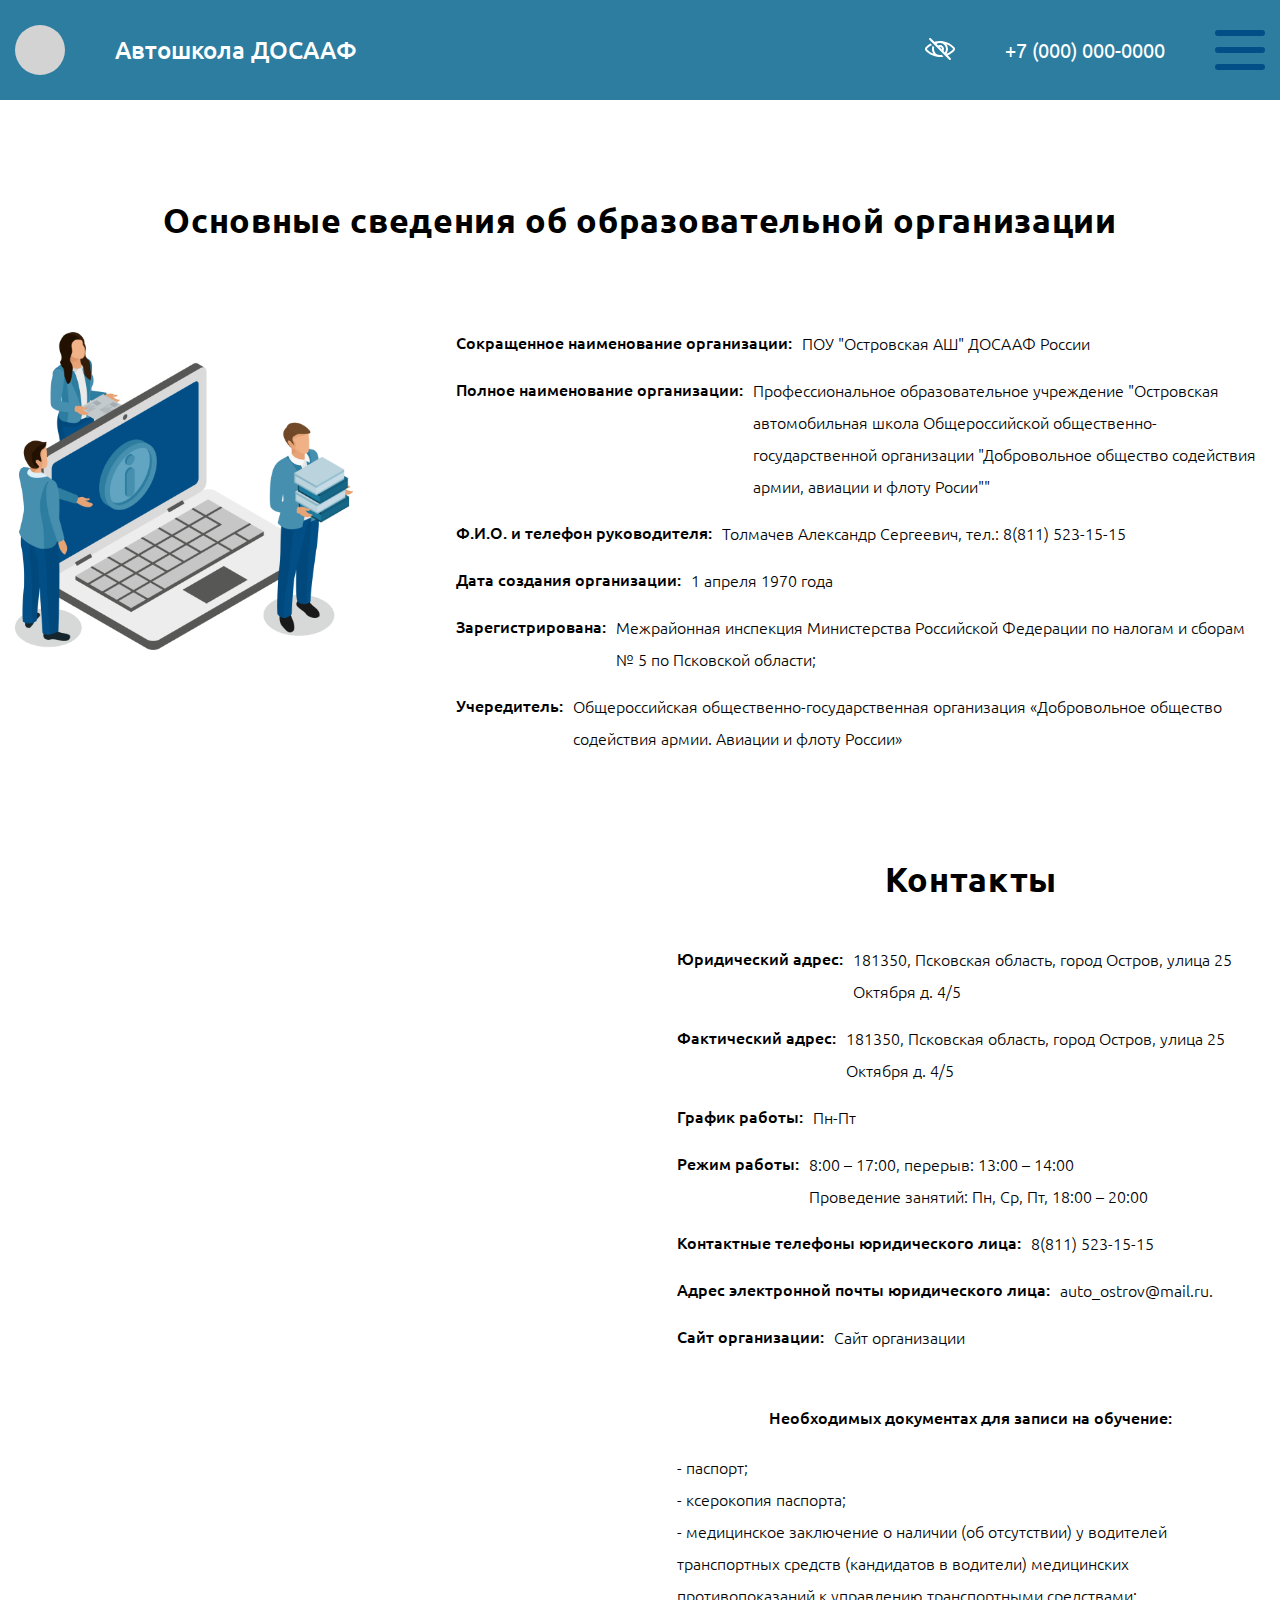
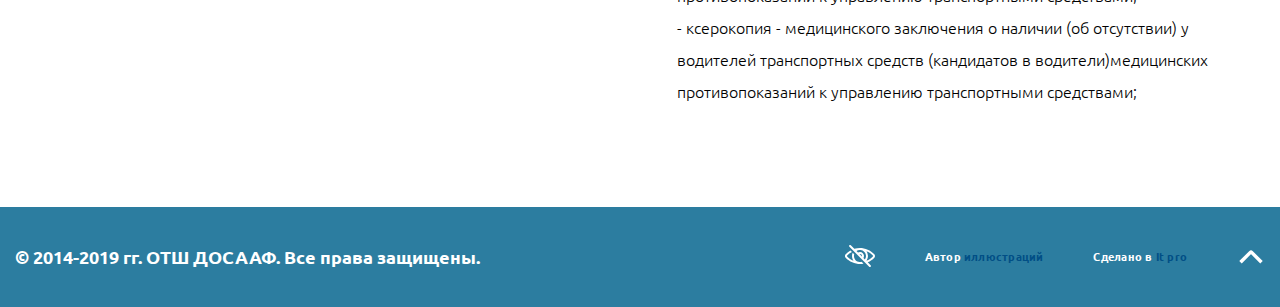
<file: index.html>
<!DOCTYPE html>
<html lang="rus">
  <head>
    <meta charset="UTF-8">
    <meta http-equiv="X-UA-Compatible" content="IE=edge">
    <meta name="viewport" content="width=device-width, initial-scale=1.0">
    <title>Основные сведения</title>
    <link rel="stylesheet" href="css/main.min.css">
  </head>
  <body>
    <header class="header" id="header">
      <div class="container header__container"><a class="header__logobox" href="#"><span></span>
          <div class="header__logo"> Автошкола ДОСААФ</div></a>
        <div class="header__box">
          <button class="header__eye">
            <svg> 
              <use xlink:href="img/sprite.svg#header--eye"></use>
            </svg>
          </button><a class="header__tel" href="tel::+70000000000">+7 (000) 000-0000 </a>
          <button class="header__burger"><span> </span><span> </span><span></span></button>
        </div>
      </div>
      <div class="header__menu">
        <button class="header__close_menu"><span> </span><span></span></button>
        <div class="header__searchmenu"> 
          <input class="header__input" type="search">
          <button class="header__search"> 
            <svg> 
              <use xlink:href="img/sprite.svg#header--search"></use>
            </svg>
          </button>
        </div><span class="header__place"><span>Псковская область</span><span>Г. Великие Луки</span></span>
        <ul class="header__list_menu">
          <li class="header__item_menu" data-active><a href="#">Главная</a></li>
          <li class="header__item_menu"><a href="#">Основные сведения</a></li>
          <li class="header__item_menu"><a href="#">Структура управления</a></li>
          <li class="header__item_menu"><a href="#">Документация</a></li>
          <li class="header__item_menu"><a href="#">Образование</a></li>
          <li class="header__item_menu"><a href="#">Руководство</a></li>
          <li class="header__item_menu"><a href="#">МТО</a></li>
          <li class="header__item_menu"><a href="#">ФХД</a></li>
          <li class="header__item_menu"><a href="#">Вакансии</a></li>
          <li class="header__item_menu"><a href="#">Реквизиты</a></li>
          <li class="header__item_menu"><a href="#">Услуги</a></li>
          <li class="header__item_menu"><a href="#">Другое</a></li>
        </ul>
      </div>
    </header>
    <main>
      <section class="maindata"> 
        <div class="container maindata__container"> 
          <h2 class="maindata__heading heading">Основные сведения об образовательной организации</h2>
          <div class="maindata__data"><img class="maindata__img" src="img/maindata/1.png" alt="Изображение">
            <ul class="maindata__list"> 
              <li class="maindata__item"> 
                <h3 class="maindata__name">Сокращенное наименование организации:</h3>
                <p class="maindata__desc">ПОУ "Островская АШ" ДОСААФ России</p>
              </li>
              <li class="maindata__item"> 
                <h3 class="maindata__name">Полное наименование организации:</h3>
                <p class="maindata__desc">Профессиональное образовательное учреждение "Островская автомобильная школа Общероссийской общественно-государственной организации "Добровольное общество содействия армии, авиации и флоту Росии""</p>
              </li>
              <li class="maindata__item"> 
                <h3 class="maindata__name">Ф.И.О. и телефон  руководителя:</h3>
                <p class="maindata__desc">Толмачев Александр Сергеевич, тел.: 8(811) 523-15-15</p>
              </li>
              <li class="maindata__item"> 
                <h3 class="maindata__name">Дата создания организации:</h3>
                <p class="maindata__desc">1 апреля 1970 года</p>
              </li>
              <li class="maindata__item"> 
                <h3 class="maindata__name">Зарегистрирована:</h3>
                <p class="maindata__desc">Межрайонная инспекция Министерства Российской Федерации по налогам и сборам № 5 по Псковской области;</p>
              </li>
              <li class="maindata__item"> 
                <h3 class="maindata__name">Учередитель:</h3>
                <p class="maindata__desc">Общероссийская общественно-государственная организация «Добровольное общество содействия армии. Авиации и флоту России»</p>
              </li>
            </ul>
          </div>
          <div class="maindata__contacts"> 
            <div id="map" style="width: 100%; height: 787px"></div>
            <div class="maindata__contact"> 
              <h2 class="maindata__heading heading">Контакты</h2>
              <ul class="maindata__list">
                <li class="maindata__item"> 
                  <h3 class="maindata__name">Юридический адрес:</h3>
                  <p class="maindata__desc">181350, Псковская область, город Остров, улица 25 Октября д. 4/5</p>
                </li>
                <li class="maindata__item"> 
                  <h3 class="maindata__name">Фактический адрес:</h3>
                  <p class="maindata__desc">181350, Псковская область, город Остров, улица 25 Октября д. 4/5</p>
                </li>
                <li class="maindata__item"> 
                  <h3 class="maindata__name">График работы:</h3>
                  <p class="maindata__desc">Пн-Пт</p>
                </li>
                <li class="maindata__item"> 
                  <h3 class="maindata__name">Режим работы:</h3>
                  <p class="maindata__desc">8:00 – 17:00, перерыв: 13:00 – 14:00 <br> Проведение занятий: Пн, Ср, Пт, 18:00 – 20:00</p>
                </li>
                <li class="maindata__item"> 
                  <h3 class="maindata__name">Контактные телефоны юридического лица:</h3>
                  <p class="maindata__desc">8(811)  523-15-15</p>
                </li>
                <li class="maindata__item"> 
                  <h3 class="maindata__name">Адрес электронной почты юридического лица:</h3>
                  <p class="maindata__desc">auto_ostrov@mail.ru.</p>
                </li>
                <li class="maindata__item"> 
                  <h3 class="maindata__name">Сайт организации:</h3>
                  <p class="maindata__desc">Сайт организации</p>
                </li>
              </ul>
              <div class="maindata__doc"> 
                <h3 class="maindata__heading_doc">Необходимых документах для записи на обучение:</h3>
                <ul class="maindata__list_doc">
                  <li class="maindata__item_doc">- паспорт;</li>
                  <li class="maindata__item_doc">- ксерокопия паспорта;</li>
                  <li class="maindata__item_doc">- медицинское заключение о наличии (об отсутствии) у водителей транспортных средств (кандидатов в водители) медицинских противопоказаний к управлению транспортными средствами;</li>
                  <li class="maindata__item_doc">- ксерокопия - медицинского заключения о наличии (об отсутствии) у водителей транспортных средств (кандидатов в водители)медицинских противопоказаний к управлению транспортными средствами;</li>
                </ul>
              </div>
            </div>
          </div>
        </div>
      </section>
    </main>
    <footer class="footer" id="footer"> 
      <div class="container footer__container"> <a class="footer__logo" href="#">© 2014-2019 гг. ОТШ ДОСААФ. Все права защищены. </a>
        <nav class="footer__nav">
          <button class="footer__eye">
            <svg> 
              <use xlink:href="img/sprite.svg#header--eye"></use>
            </svg>
          </button>
          <ul class="footer__list"> 
            <li class="footer__item"> <a href="https://github.com/andrey-riwall">Автор <span>иллюстраций</span></a></li>
            <li class="footer__item"> <a href="https://github.com/andrey-riwall">Сделано в <span>It pro</span></a></li>
          </ul><a class="footer__arrow" href="#header">
            <svg> 
              <use xlink:href="img/sprite.svg#footer--arrow"></use>
            </svg></a>
        </nav>
      </div>
    </footer>
    <script src="https://api-maps.yandex.ru/2.1/?apikey=ваш API-ключ&amp;lang=ru_RU"> </script>
    <script src="js/main.min.js"> </script>
  </body>
</html>
</file>
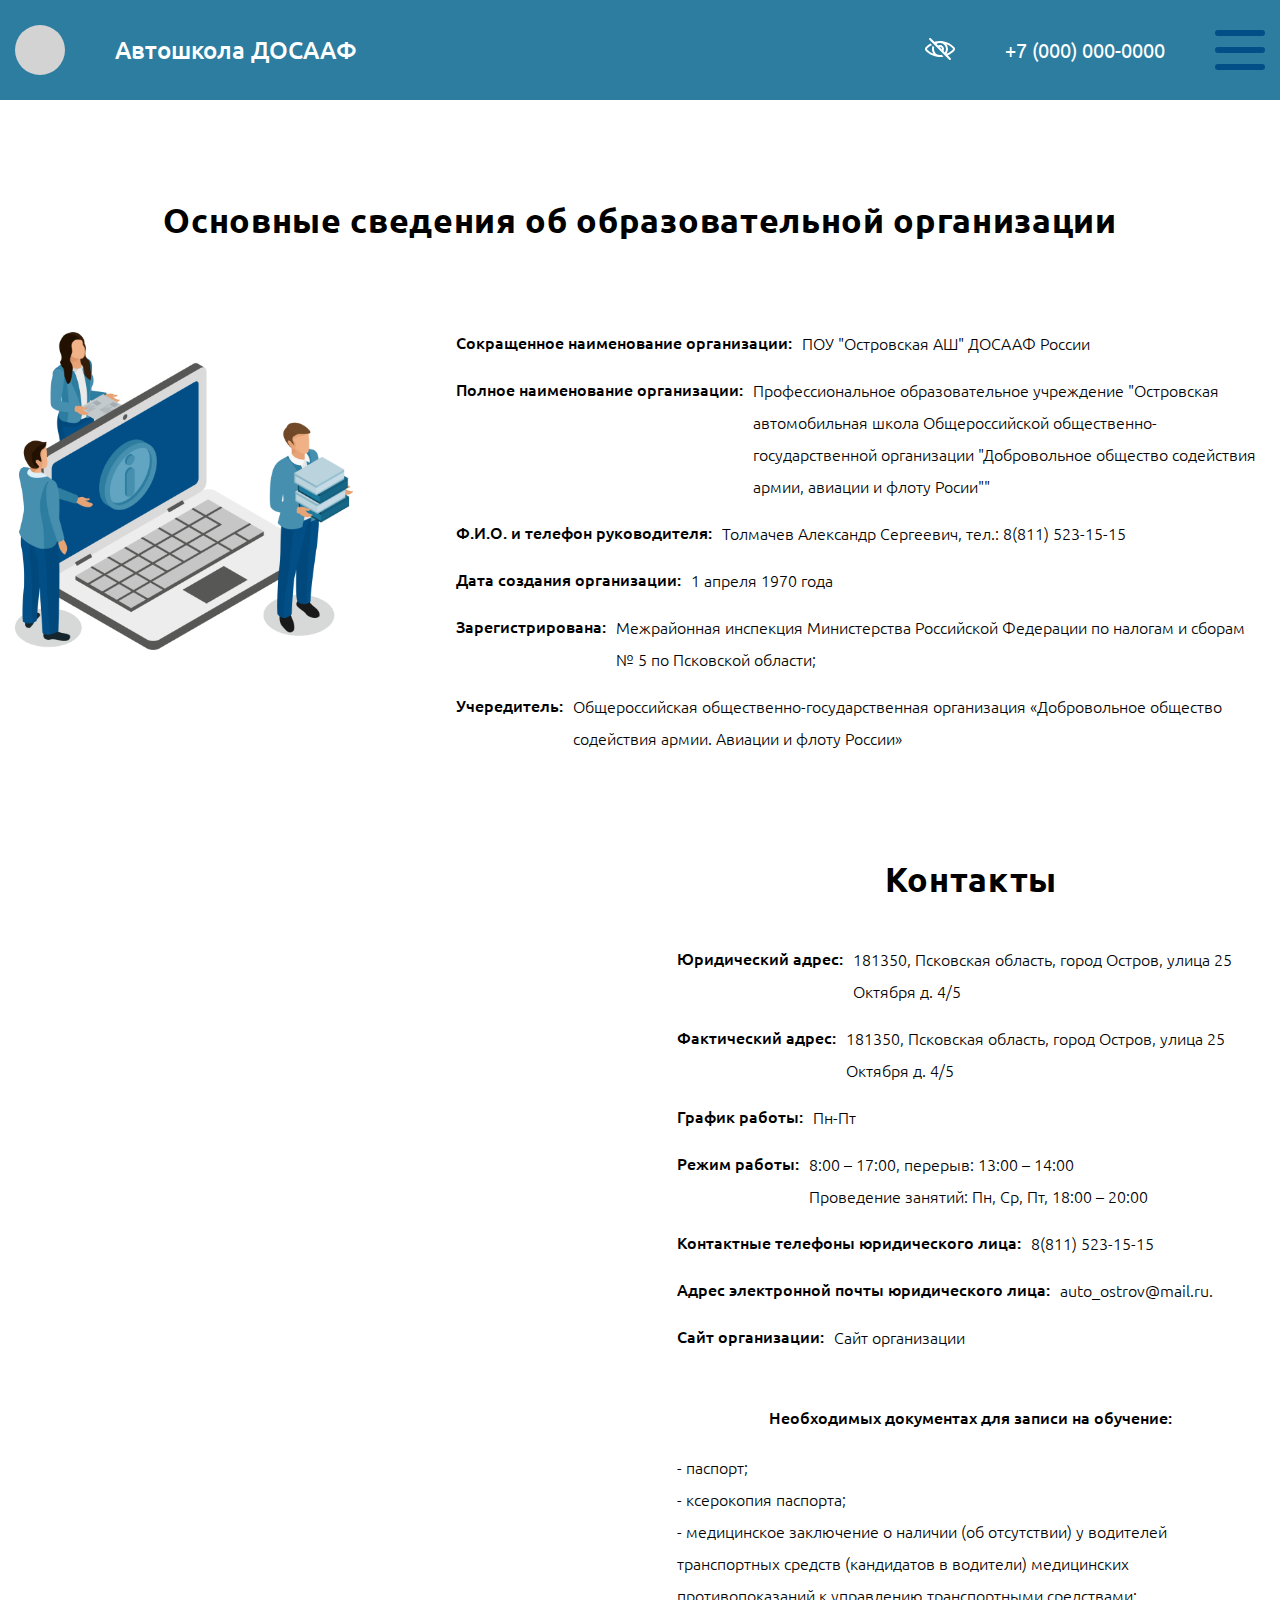
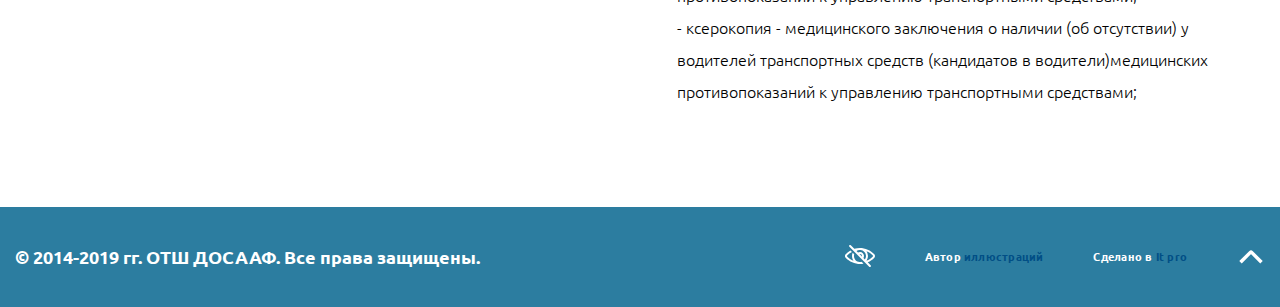
<file: main_data.html>
<!DOCTYPE html>
<html lang="rus">
  <head>
    <meta charset="UTF-8">
    <meta http-equiv="X-UA-Compatible" content="IE=edge">
    <meta name="viewport" content="width=device-width, initial-scale=1.0">
    <title>Основные сведения</title>
    <link rel="stylesheet" href="css/main.min.css">
  </head>
  <body>
    <header class="header" id="header">
      <div class="container header__container"><a class="header__logobox" href="#"><span></span>
          <div class="header__logo"> Автошкола ДОСААФ</div></a>
        <div class="header__box">
          <button class="header__eye">
            <svg> 
              <use xlink:href="img/sprite.svg#header--eye"></use>
            </svg>
          </button><a class="header__tel" href="tel::+70000000000">+7 (000) 000-0000 </a>
          <button class="header__burger"><span> </span><span> </span><span></span></button>
        </div>
      </div>
      <div class="header__menu">
        <button class="header__close_menu"><span> </span><span></span></button>
        <div class="header__searchmenu"> 
          <input class="header__input" type="search">
          <button class="header__search"> 
            <svg> 
              <use xlink:href="img/sprite.svg#header--search"></use>
            </svg>
          </button>
        </div><span class="header__place"><span>Псковская область</span><span>Г. Великие Луки</span></span>
        <ul class="header__list_menu">
          <li class="header__item_menu" data-active><a href="#">Главная</a></li>
          <li class="header__item_menu"><a href="#">Основные сведения</a></li>
          <li class="header__item_menu"><a href="#">Структура управления</a></li>
          <li class="header__item_menu"><a href="#">Документация</a></li>
          <li class="header__item_menu"><a href="#">Образование</a></li>
          <li class="header__item_menu"><a href="#">Руководство</a></li>
          <li class="header__item_menu"><a href="#">МТО</a></li>
          <li class="header__item_menu"><a href="#">ФХД</a></li>
          <li class="header__item_menu"><a href="#">Вакансии</a></li>
          <li class="header__item_menu"><a href="#">Реквизиты</a></li>
          <li class="header__item_menu"><a href="#">Услуги</a></li>
          <li class="header__item_menu"><a href="#">Другое</a></li>
        </ul>
      </div>
    </header>
    <main>
      <section class="maindata"> 
        <div class="container maindata__container"> 
          <h2 class="maindata__heading heading">Основные сведения об образовательной организации</h2>
          <div class="maindata__data"><img class="maindata__img" src="img/maindata/1.png" alt="Изображение">
            <ul class="maindata__list"> 
              <li class="maindata__item"> 
                <h3 class="maindata__name">Сокращенное наименование организации:</h3>
                <p class="maindata__desc">ПОУ "Островская АШ" ДОСААФ России</p>
              </li>
              <li class="maindata__item"> 
                <h3 class="maindata__name">Полное наименование организации:</h3>
                <p class="maindata__desc">Профессиональное образовательное учреждение "Островская автомобильная школа Общероссийской общественно-государственной организации "Добровольное общество содействия армии, авиации и флоту Росии""</p>
              </li>
              <li class="maindata__item"> 
                <h3 class="maindata__name">Ф.И.О. и телефон  руководителя:</h3>
                <p class="maindata__desc">Толмачев Александр Сергеевич, тел.: 8(811) 523-15-15</p>
              </li>
              <li class="maindata__item"> 
                <h3 class="maindata__name">Дата создания организации:</h3>
                <p class="maindata__desc">1 апреля 1970 года</p>
              </li>
              <li class="maindata__item"> 
                <h3 class="maindata__name">Зарегистрирована:</h3>
                <p class="maindata__desc">Межрайонная инспекция Министерства Российской Федерации по налогам и сборам № 5 по Псковской области;</p>
              </li>
              <li class="maindata__item"> 
                <h3 class="maindata__name">Учередитель:</h3>
                <p class="maindata__desc">Общероссийская общественно-государственная организация «Добровольное общество содействия армии. Авиации и флоту России»</p>
              </li>
            </ul>
          </div>
          <div class="maindata__contacts"> 
            <div id="map" style="width: 100%; height: 787px"></div>
            <div class="maindata__contact"> 
              <h2 class="maindata__heading heading">Контакты</h2>
              <ul class="maindata__list">
                <li class="maindata__item"> 
                  <h3 class="maindata__name">Юридический адрес:</h3>
                  <p class="maindata__desc">181350, Псковская область, город Остров, улица 25 Октября д. 4/5</p>
                </li>
                <li class="maindata__item"> 
                  <h3 class="maindata__name">Фактический адрес:</h3>
                  <p class="maindata__desc">181350, Псковская область, город Остров, улица 25 Октября д. 4/5</p>
                </li>
                <li class="maindata__item"> 
                  <h3 class="maindata__name">График работы:</h3>
                  <p class="maindata__desc">Пн-Пт</p>
                </li>
                <li class="maindata__item"> 
                  <h3 class="maindata__name">Режим работы:</h3>
                  <p class="maindata__desc">8:00 – 17:00, перерыв: 13:00 – 14:00 <br> Проведение занятий: Пн, Ср, Пт, 18:00 – 20:00</p>
                </li>
                <li class="maindata__item"> 
                  <h3 class="maindata__name">Контактные телефоны юридического лица:</h3>
                  <p class="maindata__desc">8(811)  523-15-15</p>
                </li>
                <li class="maindata__item"> 
                  <h3 class="maindata__name">Адрес электронной почты юридического лица:</h3>
                  <p class="maindata__desc">auto_ostrov@mail.ru.</p>
                </li>
                <li class="maindata__item"> 
                  <h3 class="maindata__name">Сайт организации:</h3>
                  <p class="maindata__desc">Сайт организации</p>
                </li>
              </ul>
              <div class="maindata__doc"> 
                <h3 class="maindata__heading_doc">Необходимых документах для записи на обучение:</h3>
                <ul class="maindata__list_doc">
                  <li class="maindata__item_doc">- паспорт;</li>
                  <li class="maindata__item_doc">- ксерокопия паспорта;</li>
                  <li class="maindata__item_doc">- медицинское заключение о наличии (об отсутствии) у водителей транспортных средств (кандидатов в водители) медицинских противопоказаний к управлению транспортными средствами;</li>
                  <li class="maindata__item_doc">- ксерокопия - медицинского заключения о наличии (об отсутствии) у водителей транспортных средств (кандидатов в водители)медицинских противопоказаний к управлению транспортными средствами;</li>
                </ul>
              </div>
            </div>
          </div>
        </div>
      </section>
    </main>
    <footer class="footer" id="footer"> 
      <div class="container footer__container"> <a class="footer__logo" href="#">© 2014-2019 гг. ОТШ ДОСААФ. Все права защищены. </a>
        <nav class="footer__nav">
          <button class="footer__eye">
            <svg> 
              <use xlink:href="img/sprite.svg#header--eye"></use>
            </svg>
          </button>
          <ul class="footer__list"> 
            <li class="footer__item"> <a href="https://github.com/andrey-riwall">Автор <span>иллюстраций</span></a></li>
            <li class="footer__item"> <a href="https://github.com/andrey-riwall">Сделано в <span>It pro</span></a></li>
          </ul><a class="footer__arrow" href="#header">
            <svg> 
              <use xlink:href="img/sprite.svg#footer--arrow"></use>
            </svg></a>
        </nav>
      </div>
    </footer>
    <script src="https://api-maps.yandex.ru/2.1/?apikey=ваш API-ключ&amp;lang=ru_RU"> </script>
    <script src="js/main.min.js"> </script>
  </body>
</html>
</file>
<file: css/main.min.css>
@font-face{font-family:Ubuntu;src:url(../fonts/Ubuntu-Light.woff2) format("woff2"),url(../fonts/Ubuntu-Light.woff) format("woff");font-weight:300;font-display:swap;font-style:normal}@font-face{font-family:Ubuntu;src:url(../fonts/Ubuntu-Lightitalic.woff2) format("woff2"),url(../fonts/Ubuntu-Lightitalic.woff) format("woff");font-weight:300;font-display:swap;font-style:italic}@font-face{font-family:Ubuntu;src:url(../fonts/Ubuntu-Regular.woff2) format("woff2"),url(../fonts/Ubuntu-Regular.woff) format("woff");font-weight:400;font-display:swap;font-style:normal}@font-face{font-family:Ubuntu;src:url(../fonts/Ubuntu-Italic.woff2) format("woff2"),url(../fonts/Ubuntu-Italic.woff) format("woff");font-weight:400;font-display:swap;font-style:italic}@font-face{font-family:Ubuntu;src:url(../fonts/Ubuntu-Medium.woff2) format("woff2"),url(../fonts/Ubuntu-Medium.woff) format("woff");font-weight:500;font-display:swap;font-style:normal}@font-face{font-family:Ubuntu;src:url(../fonts/Ubuntu-Mediumitalic.woff2) format("woff2"),url(../fonts/Ubuntu-Mediumitalic.woff) format("woff");font-weight:500;font-display:swap;font-style:italic}@font-face{font-family:Ubuntu;src:url(../fonts/Ubuntu-Bold.woff2) format("woff2"),url(../fonts/Ubuntu-Bold.woff) format("woff");font-weight:700;font-display:swap;font-style:normal}@font-face{font-family:Ubuntu;src:url(../fonts/Ubuntu-Bolditalic.woff2) format("woff2"),url(../fonts/Ubuntu-Bolditalic.woff) format("woff");font-weight:700;font-display:swap;font-style:italic}html{scroll-behavior:smooth}*,::after,::before{box-sizing:border-box;padding:0;margin:0;list-style:none;text-decoration:none;font-family:Ubuntu,sans-serif;font-weight:400;line-height:100%;color:#000;-webkit-tap-highlight-color:transparent}img{max-width:100%}button,input{background:0 0;border:none;outline:0}button{cursor:pointer}input[type=checkbox],input[type=radio]{visibility:hidden;opacity:0;clip:0,0,0,0;clip:rect(0,0,0,0)}input[type=text]::-ms-clear{display:none;width:0;height:0}input[type=text]::-ms-reveal{display:none;width:0;height:0}input[type=search]::-webkit-search-cancel-button,input[type=search]::-webkit-search-decoration,input[type=search]::-webkit-search-results-button,input[type=search]::-webkit-search-results-decoration{display:none}.vh{visibility:hidden;opacity:0}.container{max-width:1850px;padding:0 15px;margin:0 auto}.heading{font-weight:700;font-size:34px;line-height:39px;letter-spacing:.02em;color:#000;margin-bottom:93px}.header__burger{display:flex;flex-direction:column;justify-content:space-between;width:50px;height:40px}.header__burger span{display:block;width:100%;height:6px;background:#014f86}.header{position:relative;height:100px;background:#2c7da0}@media (max-width:1024px){.header{height:60px}}.header .header__container{display:flex;align-items:center;justify-content:space-between;height:100%;max-width:1850px}@media (max-width:1024px){.header .header__container{max-width:930px}}.header *{color:#fff}.header__logobox{display:flex;align-items:center;gap:50px}@media (max-width:1024px){.header__logobox{gap:25px}}.header__logobox span{width:50px;height:50px;border-radius:100%;background:#d3d3d3}@media (max-width:1024px){.header__logobox span{width:40px;height:40px}}.header__logobox .header__logo{font-weight:500;font-size:24px;color:#fff}@media (max-width:1024px){.header__logobox .header__logo{font-size:20px}}@media (max-width:768px){.header{height:50px}.header .header__container{max-width:738px}.header__logobox span{width:30px;height:30px}.header__logobox .header__logo{font-size:18px}}@media (max-width:480px){.header .header__container{padding:0 20px}.header__logobox{position:relative;z-index:10;gap:20px}.header__logobox .header__logo{font-size:14px}}.header__box{display:flex;align-items:center;gap:50px}@media (max-width:1024px){.header__box{gap:25px}}.header__box .header__eye{transition:transform .25s}.header__box .header__eye svg{width:30px;height:22px;fill:#fff}@media (max-width:1024px){.header__box .header__eye svg{width:24px;height:18px}}@media (max-width:768px){.header__box .header__eye svg{width:19px;height:14px}}.header__box .header__tel{position:relative;z-index:10;font-size:20px}@media (max-width:1024px){.header__box .header__tel{font-size:18px}.header__burger{width:40px;height:32px}}@media (max-width:768px){.header__box .header__tel{font-size:14px}.header__burger{width:30px;height:24px}}.header__burger span{border-radius:3px}@media (max-width:1024px){.header__burger span{height:6px}}.header__menu{position:absolute;z-index:3;top:0;right:0;width:371px;height:100vh;padding:112px 50px 50px;background:rgba(97,165,194,.5);-webkit-backdrop-filter:blur(30px);backdrop-filter:blur(30px);opacity:0;visibility:hidden;transition:opacity .25s,visibility .25s}@media (max-width:1024px){.header__menu{width:294px;padding:86px 50px 25px 25px}}@media (max-width:768px){.header__burger span{height:4px}.header__menu{width:274px;padding:80px 30px 25px 25px}}.header__menu .header__close_menu{position:absolute;top:30px;right:40px;width:39.6px;height:39.6px}@media (max-width:1024px){.header__menu .header__close_menu{top:15px;right:53px;width:32.5px;height:32.5px}}@media (max-width:768px){.header__menu .header__close_menu{top:12px;right:33px;width:24px;height:24px}}@media (max-width:480px){.header__box{gap:20px}.header__box .header__eye svg{width:16px;height:12px}.header__box .header__tel{font-size:12px}.header__menu{width:100%;padding:66px 55px 25px}.header__menu .header__close_menu{right:23px}}.header__menu .header__close_menu span{position:absolute;width:50px;height:6px;border-radius:3px;background:#014f86;transform:translate(-50%,-50%) rotate(-45deg)}@media (max-width:1024px){.header__menu .header__close_menu span{width:40px}}.header__menu .header__close_menu span:nth-child(1){transform:translate(-50%,-50%) rotate(45deg)}.header__menu .header__searchmenu{display:flex;align-items:center;gap:35px;margin-bottom:50px}@media (max-width:1024px){.header__menu .header__searchmenu{gap:10px}}.header__menu .header__searchmenu .header__input{width:240px;border-bottom:1px solid #fff;font-size:15px;line-height:120%}@media (max-width:1024px){.header__menu .header__searchmenu .header__input{width:197px;font-size:12px;line-height:130%}}@media (max-width:480px){.header__menu .header__searchmenu{gap:15px;margin-bottom:30px}.header__menu .header__searchmenu .header__input{width:100%}}.header__menu .header__searchmenu .header__search svg{width:15px;height:15px;fill:#fff}.header__menu .header__place{display:flex;align-items:center;gap:10px;margin-bottom:50px}@media (max-width:480px){.header__menu .header__place{justify-content:center;width:100%;gap:50px;margin-bottom:40px}}.header__menu .header__place span{font-weight:300;font-size:13px;line-height:15px;color:rgba(255,255,255,.6)}@media (max-width:1024px){.header__menu .header__place span{font-size:11px;line-height:13px}}.header__menu .header__list_menu{display:flex;flex-direction:column;gap:40px}@media (max-width:1024px){.header__menu .header__list_menu{gap:30px}}@media (max-width:768px){.header__menu .header__close_menu span{width:30px;height:4px}.header__menu .header__place span{font-size:12px;line-height:15px}.header__menu .header__list_menu{gap:40px}}.header__menu .header__list_menu .header__item_menu{font-size:18px;line-height:21px;color:#fff}@media (max-width:1024px){.header__menu .header__list_menu .header__item_menu{font-size:14px;line-height:16px}}.header__menu .header__list_menu .header__item_menu[data-active]{opacity:.5}.header.is_active .header__menu{opacity:1;visibility:visible}.header.is_active .header__eye{transform:translateX(-65px)}@media (max-width:1024px){.header.is_active .header__eye{transform:translateX(-40px)}}.header.is_active .header__burger{opacity:0}html[data-blind=blind]{filter:grayscale(1)}.footer{height:100px;background:#2c7da0;position:absolute;bottom:0;left:0;right:0}@media (max-width:1024px){.footer{height:60px}}@media (max-width:768px){.header__menu .header__list_menu .header__item_menu{font-size:18px;line-height:18px}.header.is_active .header__eye{position:relative;z-index:10;transform:none}.footer{height:50px}}@media (max-width:480px){.header__menu .header__list_menu{align-items:center;gap:35px}.footer{height:83px}}.footer .footer__container{display:flex;align-items:center;justify-content:space-between;height:100%;max-width:1850px}@media (max-width:1024px){.footer .footer__container{max-width:930px}}.footer__logo{font-weight:700;font-size:18px;color:#fff}@media (max-width:1024px){.footer__logo{font-size:14px}.footer__nav{gap:25px}}@media (max-width:480px){.footer .footer__container{justify-content:center;flex-wrap:wrap;gap:15px;padding:20px;height:50px}.footer__logo{order:2}}.footer__nav{display:flex;align-items:center;grid-gap:50px}.footer__nav .footer__eye svg{width:30px;height:22px;fill:#fff}@media (max-width:1024px){.footer__nav .footer__eye svg{width:24px;height:18px}}.footer__nav .footer__arrow svg{width:28px;height:14px;stroke:#fff;stroke-width:4px;fill:none}.footer__nav .footer__list{display:flex;align-items:center;gap:50px}@media (max-width:1024px){.footer__nav .footer__list{gap:25px}.footer__nav .footer__list .footer__item a{font-size:11px}}@media (max-width:768px){.footer .footer__container{max-width:738px}.footer__logo{font-size:12px}.footer__nav{gap:15px;gap:25px}.footer__nav .footer__list{gap:15px}}.footer__nav .footer__list .footer__item{display:flex;align-items:center}.footer__nav .footer__list .footer__item a{font-weight:700;font-size:11px;color:#fff;letter-spacing:.02em}.footer__nav .footer__list .footer__item a span{font-weight:inherit;font-size:inherit;color:#014f86;letter-spacing:inherit}body{position:relative;min-height:100vh;padding-bottom:100px}.maindata{padding:100px 0}.maindata .container{max-width:1680px}.maindata__heading{text-align:center}.maindata__data{display:grid;grid-template-columns:repeat(17,1fr);grid-gap:30px;margin-bottom:100px}.maindata__img{grid-column:span 5}.maindata__list{grid-column:7/end;display:flex;flex-direction:column;gap:15px}.maindata__item{display:flex;align-items:start;gap:10px}.maindata__name{font-weight:500;font-size:16px;line-height:130%;color:#000;white-space:nowrap}.maindata__desc{font-weight:300;font-size:16px;line-height:200%;color:#000;transform:translateY(-5px)}.maindata__contacts{display:grid;grid-template-columns:repeat(17,1fr);grid-gap:30px}.maindata__contacts .heading{margin-bottom:50px}#map{grid-column:span 8}[class*=copyrights-pane]{display:none!important}.maindata__contact{grid-column:10/end}.maindata__contact .maindata__list{margin-bottom:50px}.maindata__heading_doc{font-weight:500;font-size:16px;line-height:18px;color:#000;text-align:center;margin-bottom:25px}.maindata__item_doc{font-weight:300;font-size:16px;line-height:200%;color:#000}
/*# sourceMappingURL=[data-uri] */
</file>
